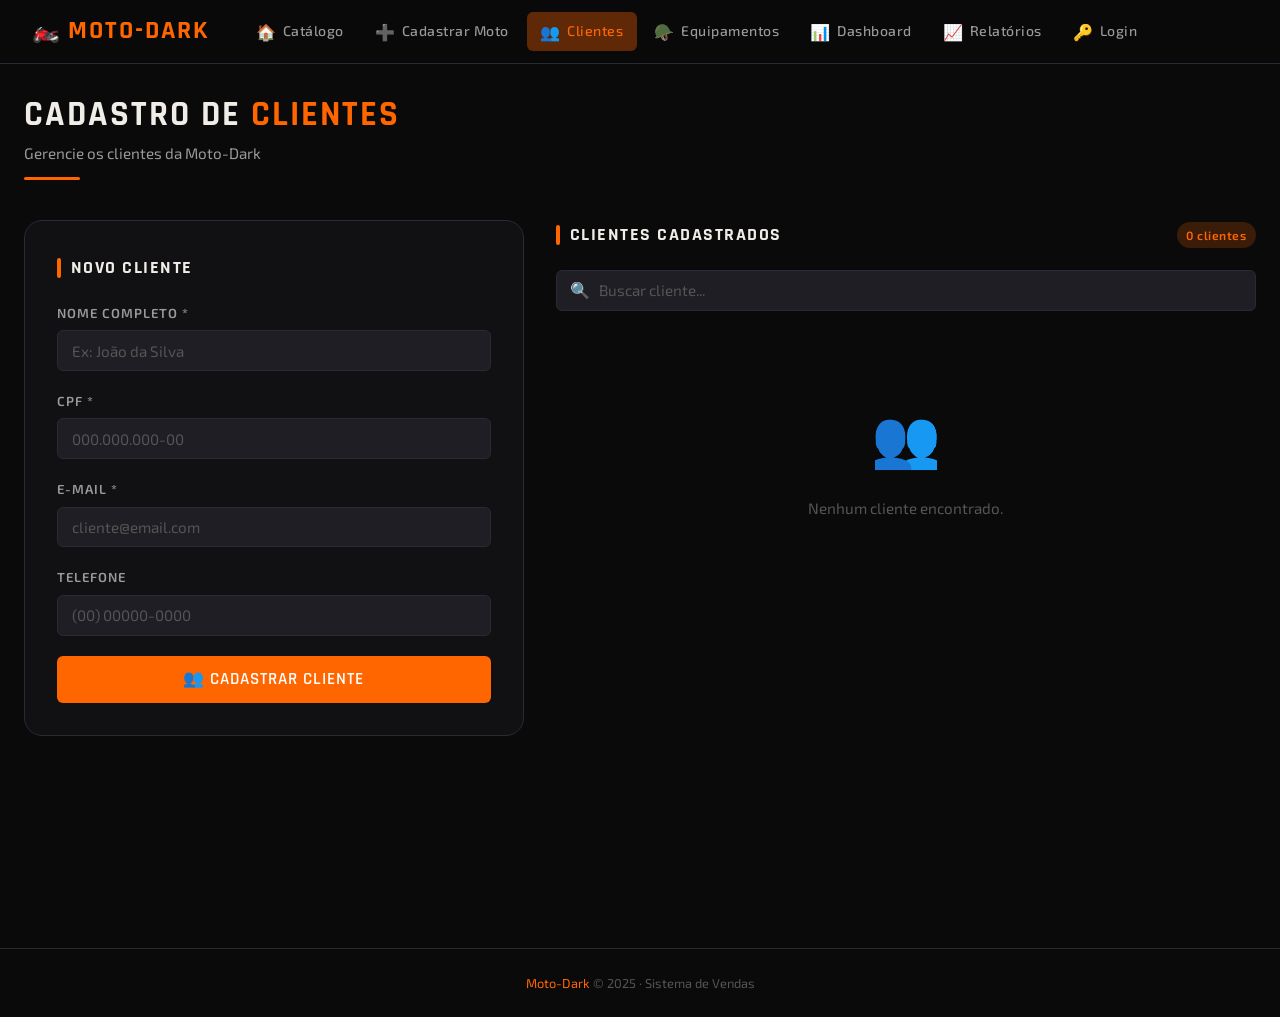
<file: trab sexta/clientes.html>
<!DOCTYPE html>
<html lang="pt-BR">
<head>
  <meta charset="UTF-8"/>
  <meta name="viewport" content="width=device-width, initial-scale=1.0"/>
  <title>Moto-Dark — Clientes</title>
  <link rel="stylesheet" href="style.css"/>
</head>
<body>

<!-- ===== NAVBAR ===== -->
<nav class="navbar">
  <a href="index.html" class="navbar-brand">
    <span class="brand-icon">🏍️</span> Moto-Dark
  </a>
  <ul class="navbar-links" id="navbar-links">
    <li><a href="index.html"><span class="nav-icon">🏠</span> Catálogo</a></li>
    <li><a href="cadastro.html"><span class="nav-icon">➕</span> Cadastrar Moto</a></li>
    <li><a href="clientes.html"><span class="nav-icon">👥</span> Clientes</a></li>
    <li><a href="equipamentos.html"><span class="nav-icon">🪖</span> Equipamentos</a></li>
    <li><a href="dashboard.html"><span class="nav-icon">📊</span> Dashboard</a></li>
    <li><a href="relatorios.html"><span class="nav-icon">📈</span> Relatórios</a></li>
    <li><a href="login.html"><span class="nav-icon">🔑</span> Login</a></li>
  </ul>
  <button class="hamburger" id="hamburger-btn" aria-label="Menu">
    <span></span><span></span><span></span>
  </button>
</nav>

<!-- ===== CONTEÚDO ===== -->
<div class="page-wrapper">
  <div class="container">

    <div class="page-header">
      <h1>Cadastro de <span>Clientes</span></h1>
      <p>Gerencie os clientes da Moto-Dark</p>
    </div>

    <div style="display:grid;grid-template-columns:1fr 1.4fr;gap:2rem;align-items:start;">

      <!-- Formulário -->
      <div class="form-section">
        <p class="section-title">Novo Cliente</p>
        <div id="form-feedback"></div>

        <div class="form-group">
          <label class="form-label" for="nome">Nome Completo *</label>
          <input type="text" id="nome" class="form-control"
            placeholder="Ex: João da Silva" maxlength="100"/>
        </div>

        <div class="form-group">
          <label class="form-label" for="cpf">CPF *</label>
          <input type="text" id="cpf" class="form-control"
            placeholder="000.000.000-00" maxlength="14"/>
        </div>

        <div class="form-group">
          <label class="form-label" for="email">E-mail *</label>
          <input type="email" id="email" class="form-control"
            placeholder="cliente@email.com"/>
        </div>

        <div class="form-group">
          <label class="form-label" for="telefone">Telefone</label>
          <input type="text" id="telefone" class="form-control"
            placeholder="(00) 00000-0000" maxlength="15"/>
        </div>

        <button class="btn btn-primary btn-full btn-lg" id="btn-cadastrar">
          👥 Cadastrar Cliente
        </button>
      </div>

      <!-- Lista de clientes -->
      <div>
        <div style="display:flex;align-items:center;justify-content:space-between;margin-bottom:1.25rem;">
          <p class="section-title" style="margin:0">Clientes Cadastrados</p>
          <span id="total-clientes" class="badge badge-orange"></span>
        </div>

        <!-- Busca de clientes -->
        <div class="search-input-wrap" style="margin-bottom:1rem;">
          <span class="search-icon">🔍</span>
          <input type="text" id="search-cliente" class="form-control"
            placeholder="Buscar cliente..." autocomplete="off"/>
        </div>

        <div id="lista-clientes"></div>
      </div>

    </div>

  </div>
</div>

<footer class="footer-strip">
  <span>Moto-Dark</span> &copy; 2025 · Sistema de Vendas
</footer>

<script src="script.js"></script>
<script>
// ===== CADASTRO DE CLIENTES =====

const feedbackEl = document.getElementById('form-feedback');
const listaEl    = document.getElementById('lista-clientes');
const totalEl    = document.getElementById('total-clientes');

// Máscara CPF
document.getElementById('cpf').addEventListener('input', function () {
  this.value = maskCPF(this.value);
});

// Máscara telefone
document.getElementById('telefone').addEventListener('input', function () {
  this.value = maskPhone(this.value);
});

/** Exibe feedback no formulário */
function showFeedback(msg, type) {
  feedbackEl.innerHTML = `<div class="alert alert-${type}">${msg}</div>`;
  setTimeout(() => (feedbackEl.innerHTML = ''), 4000);
}

/** Cadastra cliente */
document.getElementById('btn-cadastrar').addEventListener('click', () => {
  const nome     = document.getElementById('nome').value.trim();
  const cpf      = document.getElementById('cpf').value.trim();
  const email    = document.getElementById('email').value.trim();
  const telefone = document.getElementById('telefone').value.trim();

  if (!nome)  return showFeedback('⚠️ Informe o nome completo.', 'danger');
  if (!cpf || !validarCPF(cpf)) return showFeedback('⚠️ CPF inválido. Use o formato 000.000.000-00.', 'danger');
  if (!email || !email.includes('@')) return showFeedback('⚠️ Informe um e-mail válido.', 'danger');

  const clientes = getClientes();

  if (clientes.some(c => c.cpf === cpf)) {
    return showFeedback('⚠️ CPF já cadastrado.', 'danger');
  }

  const novo = {
    id: 'c' + Date.now(),
    nome, cpf, email, telefone,
    dataCad: new Date().toLocaleDateString('pt-BR')
  };

  clientes.push(novo);
  saveClientes(clientes);

  showFeedback(`✅ Cliente "${nome}" cadastrado!`, 'success');
  showToast(`Cliente "${nome}" adicionado!`, 'success');

  // Limpa
  ['nome','cpf','email','telefone'].forEach(id => document.getElementById(id).value = '');

  renderLista();
});

/** Remove cliente */
function deleteCliente(id) {
  saveClientes(getClientes().filter(c => c.id !== id));
  showToast('Cliente removido.', 'info');
  renderLista();
}

/** Renderiza lista de clientes */
function renderLista(filtro = '') {
  let clientes = getClientes();
  if (filtro) clientes = clientes.filter(c =>
    c.nome.toLowerCase().includes(filtro) ||
    c.email.toLowerCase().includes(filtro) ||
    c.cpf.includes(filtro)
  );

  totalEl.textContent = `${clientes.length} cliente${clientes.length !== 1 ? 's' : ''}`;

  if (!clientes.length) {
    listaEl.innerHTML = `<div class="empty-state"><div class="empty-icon">👥</div><p>Nenhum cliente encontrado.</p></div>`;
    return;
  }

  const rows = clientes.map(c => `
    <tr>
      <td><strong>${c.nome}</strong></td>
      <td style="color:var(--text-secondary);font-size:.85rem;">${c.cpf}</td>
      <td style="font-size:.85rem;">${c.email}</td>
      <td style="font-size:.85rem;color:var(--text-secondary);">${c.telefone || '—'}</td>
      <td><button class="btn btn-danger btn-sm" onclick="deleteCliente('${c.id}')">🗑️</button></td>
    </tr>`).join('');

  listaEl.innerHTML = `
    <div class="table-wrap">
      <table>
        <thead><tr><th>Nome</th><th>CPF</th><th>E-mail</th><th>Tel.</th><th></th></tr></thead>
        <tbody>${rows}</tbody>
      </table>
    </div>`;
}

// Busca em tempo real
document.getElementById('search-cliente').addEventListener('input', function () {
  renderLista(this.value.toLowerCase().trim());
});

// Inicializa
renderLista();
</script>
</body>
</html>
</file>
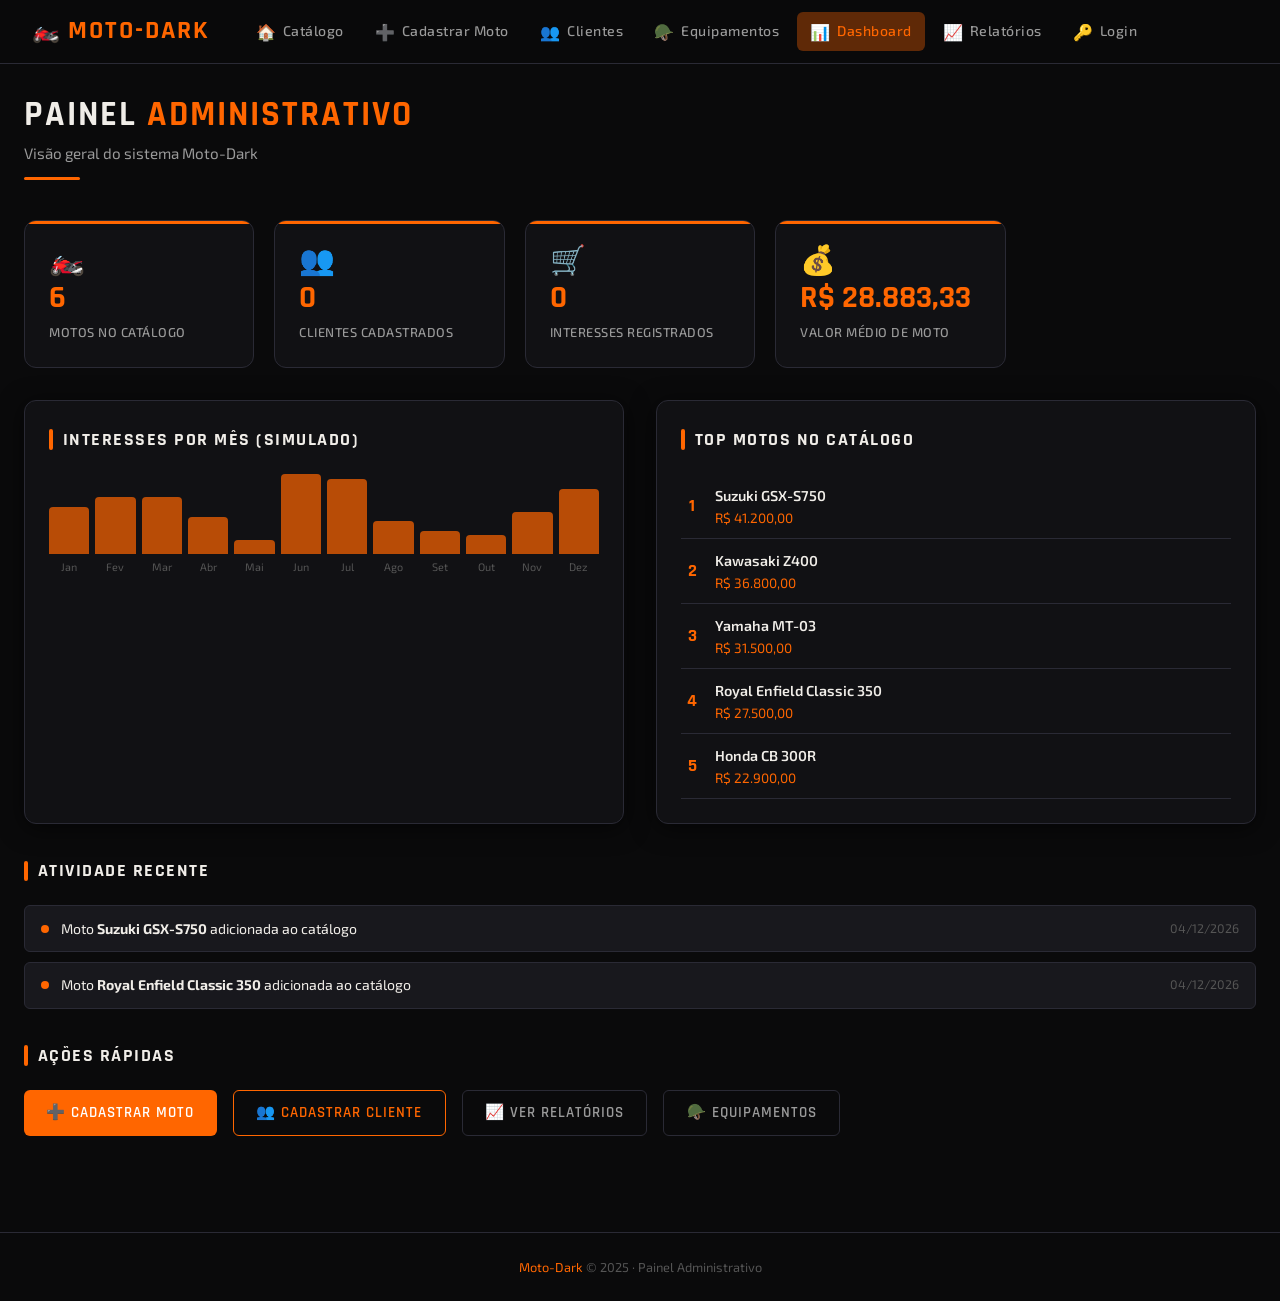
<file: trab sexta/dashboard.html>
<!DOCTYPE html>
<html lang="pt-BR">
<head>
  <meta charset="UTF-8"/>
  <meta name="viewport" content="width=device-width, initial-scale=1.0"/>
  <title>Moto-Dark — Dashboard</title>
  <link rel="stylesheet" href="style.css"/>
  <style>
    /* Mini gráfico de barras */
    .bar-chart { display: flex; align-items: flex-end; gap: 6px; height: 80px; }
    .bar-chart .bar {
      flex: 1;
      background: var(--orange);
      border-radius: 4px 4px 0 0;
      opacity: .7;
      transition: opacity .2s;
      min-height: 4px;
    }
    .bar-chart .bar:hover { opacity: 1; }
    .bar-chart-labels {
      display: flex;
      gap: 6px;
      margin-top: 4px;
    }
    .bar-chart-labels span {
      flex: 1;
      text-align: center;
      font-size: .68rem;
      color: var(--text-muted);
    }

    /* Activity feed */
    .activity-list { display: flex; flex-direction: column; gap: .6rem; }
    .activity-item {
      display: flex;
      align-items: center;
      gap: .75rem;
      padding: .7rem 1rem;
      background: var(--bg-elevated);
      border-radius: var(--radius-sm);
      font-size: .88rem;
      border: 1px solid var(--border);
    }
    .activity-dot {
      width: 8px; height: 8px;
      border-radius: 50%;
      background: var(--orange);
      flex-shrink: 0;
    }
    .activity-text { flex: 1; }
    .activity-date { color: var(--text-muted); font-size: .78rem; }
  </style>
</head>
<body>

<!-- ===== NAVBAR ===== -->
<nav class="navbar">
  <a href="index.html" class="navbar-brand">
    <span class="brand-icon">🏍️</span> Moto-Dark
  </a>
  <ul class="navbar-links" id="navbar-links">
    <li><a href="index.html"><span class="nav-icon">🏠</span> Catálogo</a></li>
    <li><a href="cadastro.html"><span class="nav-icon">➕</span> Cadastrar Moto</a></li>
    <li><a href="clientes.html"><span class="nav-icon">👥</span> Clientes</a></li>
    <li><a href="equipamentos.html"><span class="nav-icon">🪖</span> Equipamentos</a></li>
    <li><a href="dashboard.html"><span class="nav-icon">📊</span> Dashboard</a></li>
    <li><a href="relatorios.html"><span class="nav-icon">📈</span> Relatórios</a></li>
    <li><a href="login.html"><span class="nav-icon">🔑</span> Login</a></li>
  </ul>
  <button class="hamburger" id="hamburger-btn" aria-label="Menu">
    <span></span><span></span><span></span>
  </button>
</nav>

<!-- ===== CONTEÚDO ===== -->
<div class="page-wrapper">
  <div class="container">

    <div class="page-header">
      <h1>Painel <span>Administrativo</span></h1>
      <p>Visão geral do sistema Moto-Dark</p>
    </div>

    <!-- KPI Cards -->
    <div class="stat-grid" id="stat-grid"></div>

    <div style="display:grid;grid-template-columns:1fr 1fr;gap:2rem;margin-top:.5rem;">

      <!-- Gráfico de interesse simulado -->
      <div class="card" style="padding:1.5rem;">
        <p class="section-title">Interesses por Mês (simulado)</p>
        <div class="bar-chart" id="bar-chart"></div>
        <div class="bar-chart-labels" id="bar-labels"></div>
      </div>

      <!-- Motos mais populares -->
      <div class="card" style="padding:1.5rem;">
        <p class="section-title">Top Motos no Catálogo</p>
        <div id="top-motos"></div>
      </div>

    </div>

    <!-- Atividade recente -->
    <div style="margin-top:2rem;">
      <p class="section-title">Atividade Recente</p>
      <div class="activity-list" id="activity-list"></div>
    </div>

    <!-- Ações rápidas -->
    <div style="margin-top:2rem;">
      <p class="section-title">Ações Rápidas</p>
      <div style="display:flex;flex-wrap:wrap;gap:1rem;">
        <a href="cadastro.html"   class="btn btn-primary">➕ Cadastrar Moto</a>
        <a href="clientes.html"   class="btn btn-outline">👥 Cadastrar Cliente</a>
        <a href="relatorios.html" class="btn btn-ghost">📈 Ver Relatórios</a>
        <a href="equipamentos.html" class="btn btn-ghost">🪖 Equipamentos</a>
      </div>
    </div>

  </div>
</div>

<footer class="footer-strip">
  <span>Moto-Dark</span> &copy; 2025 · Painel Administrativo
</footer>

<script src="script.js"></script>
<script>
// ===== DASHBOARD =====

const MESES = ['Jan','Fev','Mar','Abr','Mai','Jun','Jul','Ago','Set','Out','Nov','Dez'];

function renderDashboard() {
  const motos    = getMotos();
  const clientes = getClientes();
  const compras  = getCompras();

  // ---- KPI Cards ----
  const totalValor = motos.reduce((s, m) => s + m.preco, 0);
  const kpis = [
    { icon: '🏍️', label: 'Motos no Catálogo',  value: motos.length,    color: '' },
    { icon: '👥', label: 'Clientes Cadastrados', value: clientes.length, color: '' },
    { icon: '🛒', label: 'Interesses Registrados', value: compras.length, color: '' },
    { icon: '💰', label: 'Valor Médio de Moto', value: motos.length ? formatBRL(totalValor / motos.length) : 'R$ 0', color: '', raw: true },
  ];

  document.getElementById('stat-grid').innerHTML = kpis.map(k => `
    <div class="stat-card">
      <div class="stat-icon">${k.icon}</div>
      <div class="stat-value">${k.raw ? k.value : k.value}</div>
      <div class="stat-label">${k.label}</div>
    </div>`).join('');

  // ---- Gráfico de barras (dados simulados) ----
  const mesDados = MESES.map((_, i) => Math.floor(Math.random() * 18) + 2);
  const maxVal   = Math.max(...mesDados);
  const chart    = document.getElementById('bar-chart');
  const labels   = document.getElementById('bar-labels');

  chart.innerHTML = mesDados.map(v =>
    `<div class="bar" style="height:${Math.round((v / maxVal) * 100)}%" title="${v} interesses"></div>`
  ).join('');

  labels.innerHTML = MESES.map(m => `<span>${m}</span>`).join('');

  // ---- Top motos (por preço) ----
  const topMotos = [...motos].sort((a, b) => b.preco - a.preco).slice(0, 5);
  document.getElementById('top-motos').innerHTML = topMotos.length
    ? topMotos.map((m, i) => `
        <div style="display:flex;align-items:center;gap:.75rem;padding:.6rem 0;border-bottom:1px solid var(--border);">
          <span style="color:var(--orange);font-family:var(--font-display);font-weight:700;font-size:1.1rem;width:1.4rem;text-align:center;">${i + 1}</span>
          <div style="flex:1;">
            <div style="font-size:.9rem;font-weight:600;">${m.nome}</div>
            <div style="color:var(--orange);font-size:.85rem;">${formatBRL(m.preco)}</div>
          </div>
        </div>`).join('')
    : '<p style="color:var(--text-muted);font-size:.9rem;">Nenhuma moto cadastrada.</p>';

  // ---- Atividade recente (compras + clientes) ----
  const hoje = new Date().toLocaleDateString('pt-BR');
  const atividades = [
    ...compras.slice(-5).reverse().map(c => ({
      texto: `Interesse em <strong>${c.nome}</strong> — ${formatBRL(c.preco)}`,
      data: c.data || hoje
    })),
    ...clientes.slice(-3).reverse().map(c => ({
      texto: `Cliente <strong>${c.nome}</strong> cadastrado`,
      data: c.dataCad || hoje
    })),
    ...motos.slice(-2).reverse().map(m => ({
      texto: `Moto <strong>${m.nome}</strong> adicionada ao catálogo`,
      data: hoje
    })),
  ].slice(0, 8);

  const actEl = document.getElementById('activity-list');
  actEl.innerHTML = atividades.length
    ? atividades.map(a => `
        <div class="activity-item">
          <div class="activity-dot"></div>
          <div class="activity-text">${a.texto}</div>
          <div class="activity-date">${a.data}</div>
        </div>`).join('')
    : `<div class="empty-state"><div class="empty-icon">📋</div><p>Nenhuma atividade registrada ainda.</p></div>`;
}

renderDashboard();
</script>
</body>
</html>
</file>
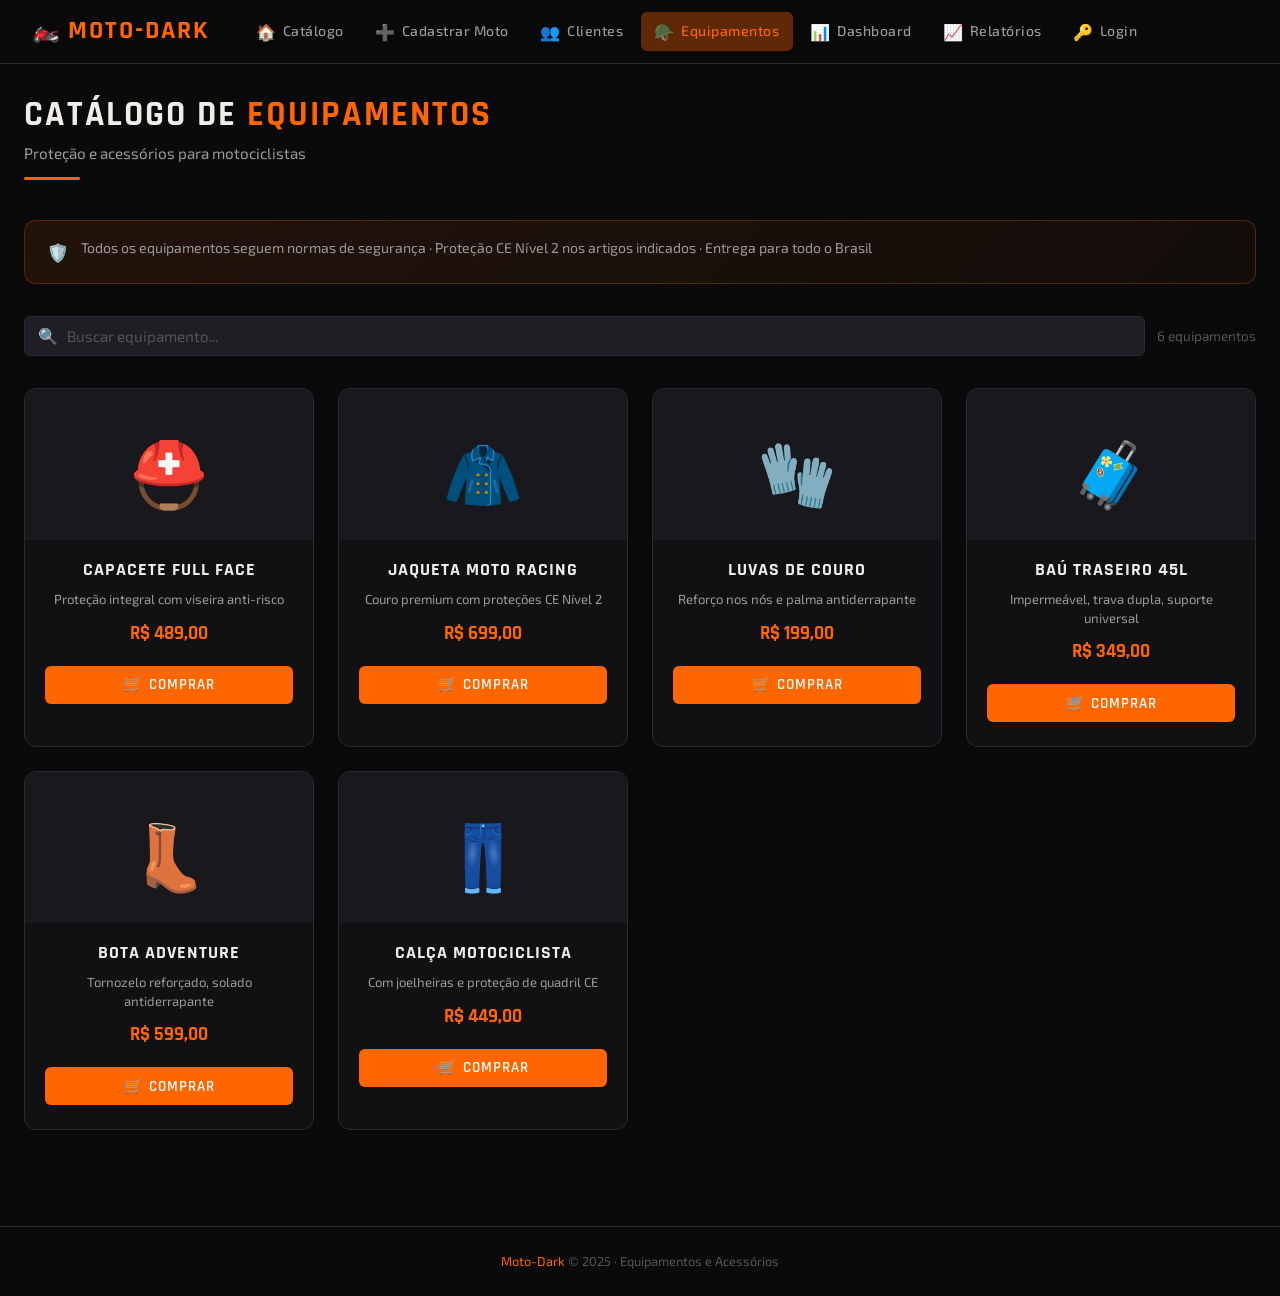
<file: trab sexta/equipamentos.html>
<!DOCTYPE html>
<html lang="pt-BR">
<head>
  <meta charset="UTF-8"/>
  <meta name="viewport" content="width=device-width, initial-scale=1.0"/>
  <title>Moto-Dark — Equipamentos</title>
  <link rel="stylesheet" href="style.css"/>
</head>
<body>

<!-- ===== NAVBAR ===== -->
<nav class="navbar">
  <a href="index.html" class="navbar-brand">
    <span class="brand-icon">🏍️</span> Moto-Dark
  </a>
  <ul class="navbar-links" id="navbar-links">
    <li><a href="index.html"><span class="nav-icon">🏠</span> Catálogo</a></li>
    <li><a href="cadastro.html"><span class="nav-icon">➕</span> Cadastrar Moto</a></li>
    <li><a href="clientes.html"><span class="nav-icon">👥</span> Clientes</a></li>
    <li><a href="equipamentos.html"><span class="nav-icon">🪖</span> Equipamentos</a></li>
    <li><a href="dashboard.html"><span class="nav-icon">📊</span> Dashboard</a></li>
    <li><a href="relatorios.html"><span class="nav-icon">📈</span> Relatórios</a></li>
    <li><a href="login.html"><span class="nav-icon">🔑</span> Login</a></li>
  </ul>
  <button class="hamburger" id="hamburger-btn" aria-label="Menu">
    <span></span><span></span><span></span>
  </button>
</nav>

<!-- ===== CONTEÚDO ===== -->
<div class="page-wrapper">
  <div class="container">

    <div class="page-header">
      <h1>Catálogo de <span>Equipamentos</span></h1>
      <p>Proteção e acessórios para motociclistas</p>
    </div>

    <!-- Banner -->
    <div class="info-banner">
      <span class="info-icon">🛡️</span>
      <span>
        Todos os equipamentos seguem normas de segurança ·
        Proteção CE Nível 2 nos artigos indicados ·
        Entrega para todo o Brasil
      </span>
    </div>

    <!-- Busca -->
    <div class="search-bar">
      <div class="search-input-wrap">
        <span class="search-icon">🔍</span>
        <input
          type="text"
          id="search-equip"
          class="form-control"
          placeholder="Buscar equipamento..."
          autocomplete="off"
        />
      </div>
      <span id="count-equip" style="color:var(--text-muted);font-size:.85rem;white-space:nowrap;"></span>
    </div>

    <!-- Grid de equipamentos -->
    <div class="grid-cards" id="equip-grid"></div>

  </div>
</div>

<footer class="footer-strip">
  <span>Moto-Dark</span> &copy; 2025 · Equipamentos e Acessórios
</footer>

<script src="script.js"></script>
<script>
// ===== CATÁLOGO DE EQUIPAMENTOS =====

const grid  = document.getElementById('equip-grid');
const count = document.getElementById('count-equip');
const srch  = document.getElementById('search-equip');

/** Renderiza cards de equipamentos */
function renderEquipamentos(lista) {
  grid.innerHTML = '';
  count.textContent = `${lista.length} equipamento${lista.length !== 1 ? 's' : ''}`;

  if (!lista.length) {
    grid.innerHTML = `
      <div class="empty-state" style="grid-column:1/-1">
        <div class="empty-icon">🪖</div>
        <p>Nenhum equipamento encontrado.</p>
      </div>`;
    return;
  }

  lista.forEach(eq => {
    const card = document.createElement('div');
    card.className = 'equip-card';
    card.innerHTML = `
      <div class="equip-card-icon">${eq.icon}</div>
      <div class="equip-card-body">
        <div class="equip-card-name">${eq.nome}</div>
        <div class="equip-card-desc">${eq.desc}</div>
        <div class="equip-card-price">${formatBRL(eq.preco)}</div>
        <button class="btn btn-primary btn-full" style="margin-top:.6rem;"
          onclick="openBuyModal('${eq.nome.replace(/'/g,"\\'")}', ${eq.preco}, 'equipamento')">
          🛒 Comprar
        </button>
      </div>`;
    grid.appendChild(card);
  });
}

/** Filtra em tempo real */
srch.addEventListener('input', () => {
  const termo = srch.value.toLowerCase().trim();
  renderEquipamentos(
    termo
      ? EQUIPAMENTOS.filter(e => e.nome.toLowerCase().includes(termo) || e.desc.toLowerCase().includes(termo))
      : EQUIPAMENTOS
  );
});

// Inicializa
renderEquipamentos(EQUIPAMENTOS);
</script>
</body>
</html>
</file>
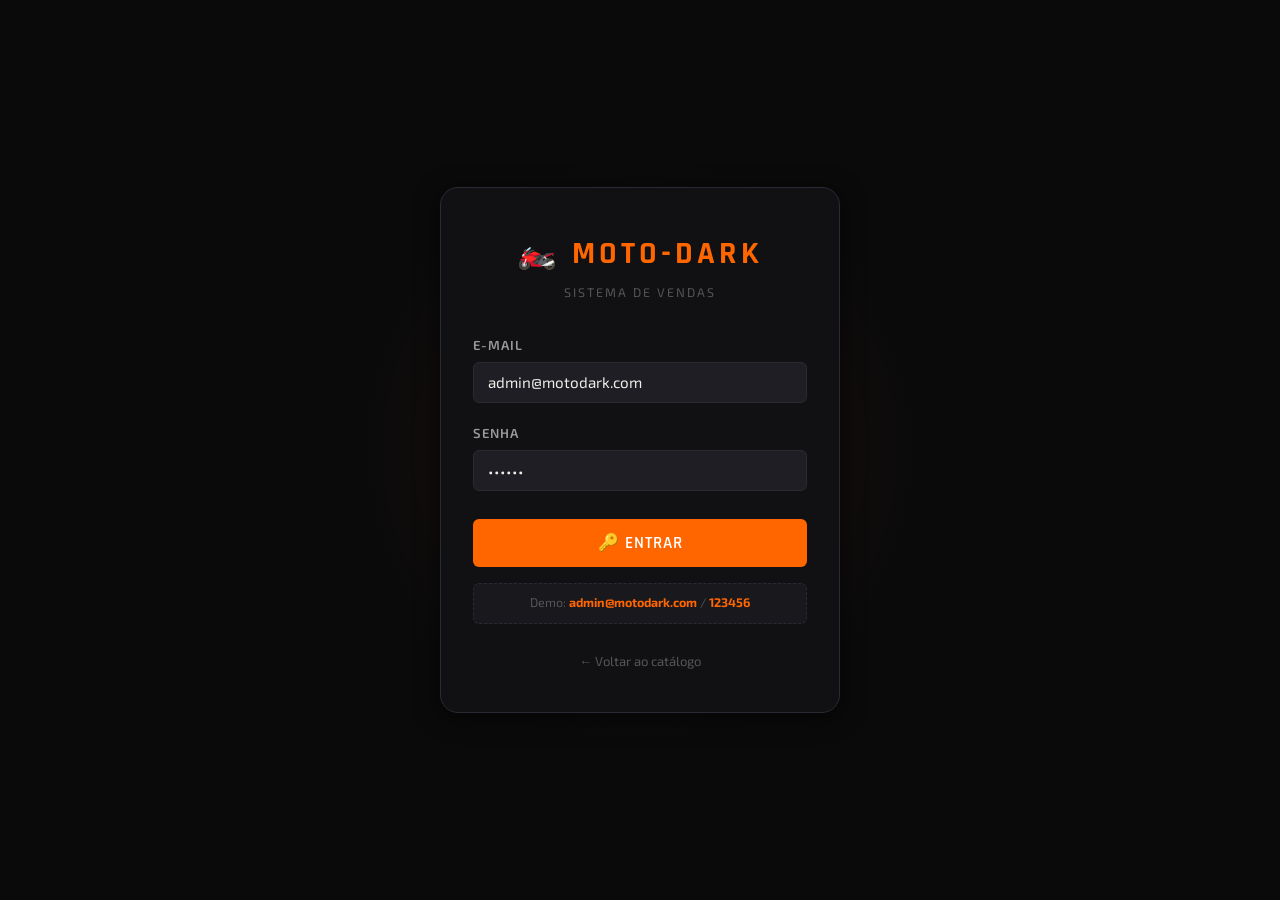
<file: trab sexta/login.html>
<!DOCTYPE html>
<html lang="pt-BR">
<head>
  <meta charset="UTF-8"/>
  <meta name="viewport" content="width=device-width, initial-scale=1.0"/>
  <title>Moto-Dark — Login</title>
  <link rel="stylesheet" href="style.css"/>
  <style>
    /* Animação de partículas de fundo */
    .login-bg {
      position: fixed;
      inset: 0;
      pointer-events: none;
      overflow: hidden;
      z-index: 0;
    }
    .login-bg span {
      position: absolute;
      display: block;
      width: 2px;
      height: 2px;
      background: var(--orange);
      border-radius: 50%;
      animation: float linear infinite;
      opacity: 0;
    }
    @keyframes float {
      0%   { transform: translateY(100vh) scale(0); opacity: 0; }
      10%  { opacity: .6; }
      90%  { opacity: .3; }
      100% { transform: translateY(-10px) scale(1.5); opacity: 0; }
    }
    .demo-hint {
      text-align: center;
      margin-top: 1rem;
      font-size: .78rem;
      color: var(--text-muted);
      background: var(--bg-elevated);
      border: 1px dashed var(--border);
      border-radius: var(--radius-sm);
      padding: .6rem .9rem;
    }
    .demo-hint strong { color: var(--orange); }
  </style>
</head>
<body>

<!-- Fundo animado -->
<div class="login-bg" id="login-bg"></div>

<!-- ===== LOGIN BOX ===== -->
<div class="login-page">
  <div class="login-box" style="position:relative;z-index:1;">

    <div class="login-logo">
      <div class="logo-text">🏍️ Moto-Dark</div>
      <div class="logo-sub">Sistema de Vendas</div>
    </div>

    <div id="form-feedback"></div>

    <div class="form-group">
      <label class="form-label" for="email">E-mail</label>
      <input type="email" id="email" class="form-control"
        placeholder="admin@motodark.com" value="admin@motodark.com"/>
    </div>

    <div class="form-group">
      <label class="form-label" for="senha">Senha</label>
      <input type="password" id="senha" class="form-control"
        placeholder="••••••••" value="123456"/>
    </div>

    <button class="btn btn-primary btn-full btn-lg" id="btn-login" style="margin-top:.5rem;">
      🔑 Entrar
    </button>

    <div class="demo-hint">
      Demo: <strong>admin@motodark.com</strong> / <strong>123456</strong>
    </div>

    <div style="text-align:center;margin-top:1.5rem;">
      <a href="index.html" style="color:var(--text-muted);font-size:.82rem;text-decoration:none;">
        ← Voltar ao catálogo
      </a>
    </div>

  </div>
</div>

<script src="script.js"></script>
<script>
// ===== LOGIN (apenas front-end, sem autenticação real) =====

/** Gera partículas animadas no fundo */
function createParticles() {
  const bg = document.getElementById('login-bg');
  for (let i = 0; i < 30; i++) {
    const s = document.createElement('span');
    s.style.left    = Math.random() * 100 + 'vw';
    s.style.width   = (Math.random() * 4 + 1) + 'px';
    s.style.height  = s.style.width;
    s.style.animationDuration = (Math.random() * 8 + 4) + 's';
    s.style.animationDelay   = (Math.random() * 6) + 's';
    bg.appendChild(s);
  }
}
createParticles();

/** Login demo */
document.getElementById('btn-login').addEventListener('click', () => {
  const email = document.getElementById('email').value.trim();
  const senha = document.getElementById('senha').value.trim();
  const fb    = document.getElementById('form-feedback');

  if (!email || !senha) {
    fb.innerHTML = `<div class="alert alert-danger">⚠️ Preencha e-mail e senha.</div>`;
    return;
  }

  // Credenciais demo
  if (email === 'admin@motodark.com' && senha === '123456') {
    fb.innerHTML = `<div class="alert alert-success">✅ Login realizado! Redirecionando...</div>`;
    setTimeout(() => window.location.href = 'dashboard.html', 1200);
  } else {
    fb.innerHTML = `<div class="alert alert-danger">❌ E-mail ou senha incorretos.</div>`;
  }
});

/** Permite pressionar Enter para logar */
document.addEventListener('keydown', e => {
  if (e.key === 'Enter') document.getElementById('btn-login').click();
});
</script>
</body>
</html>
</file>
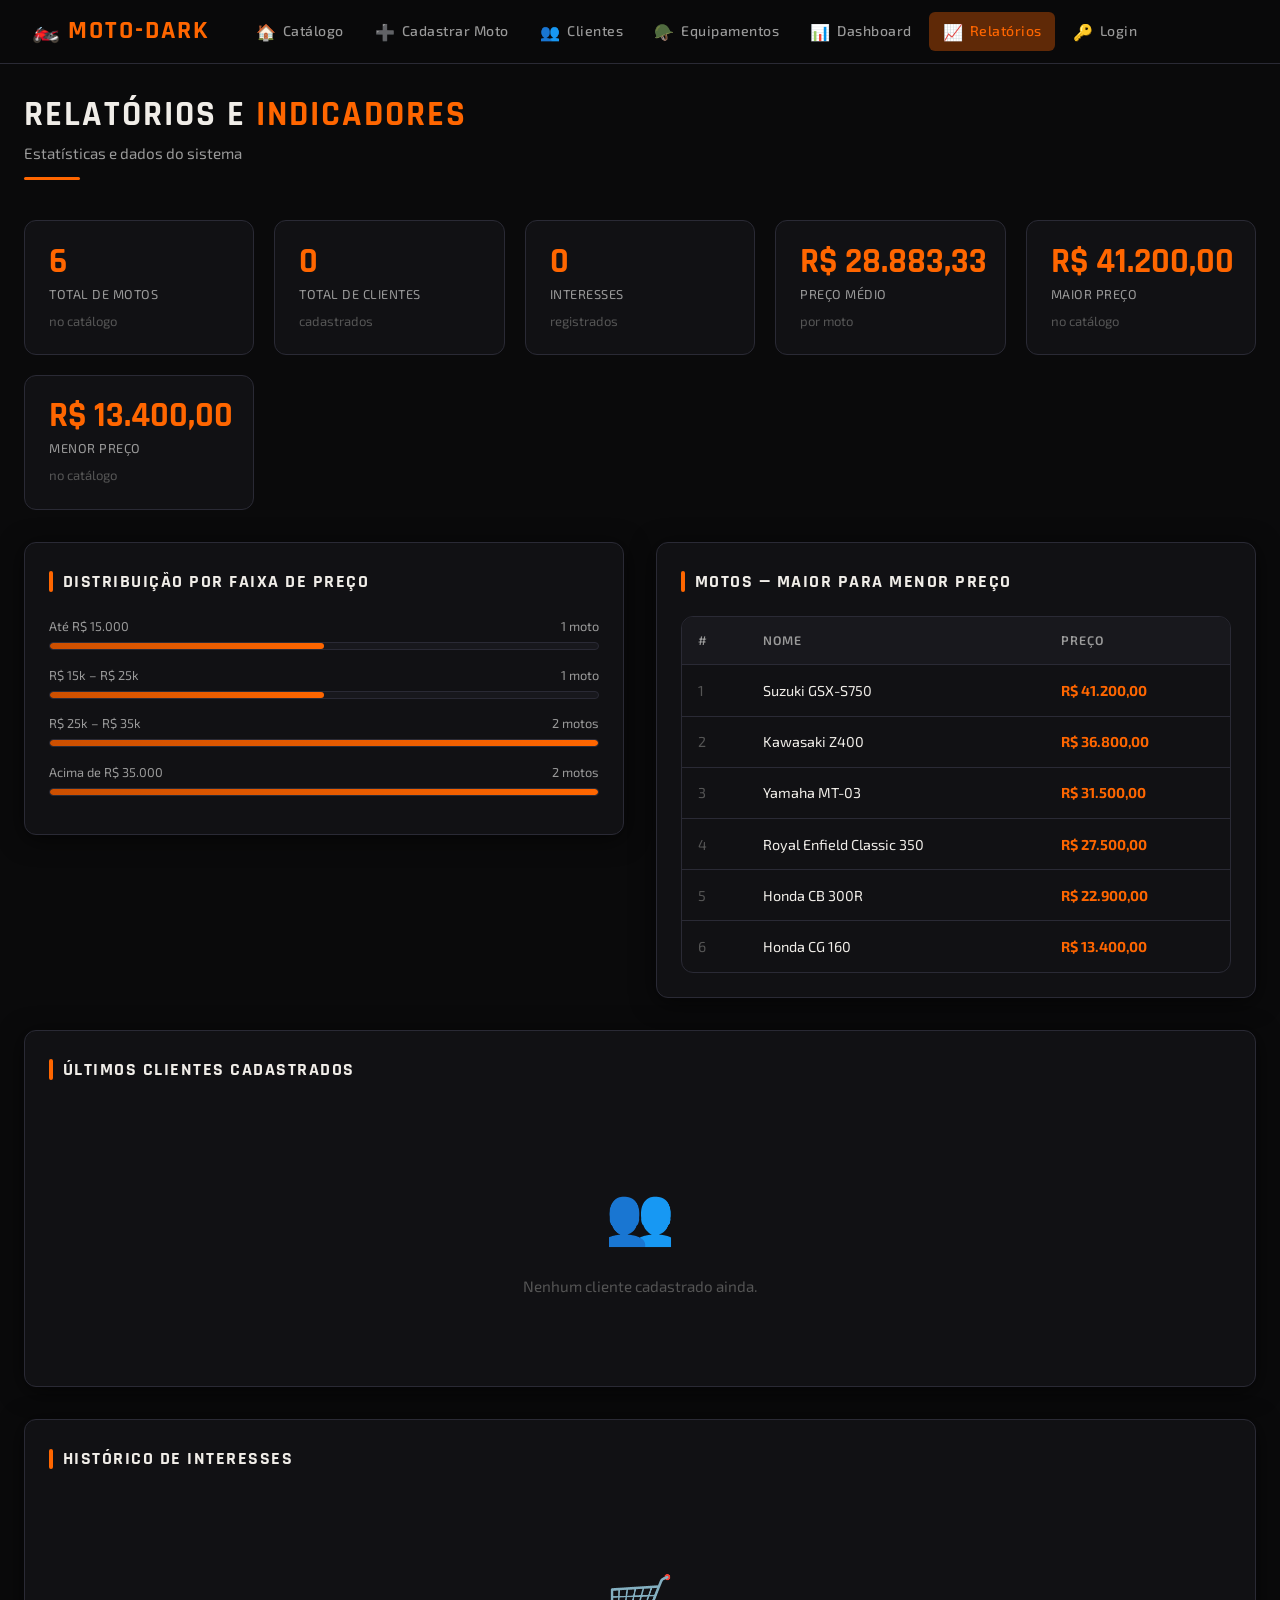
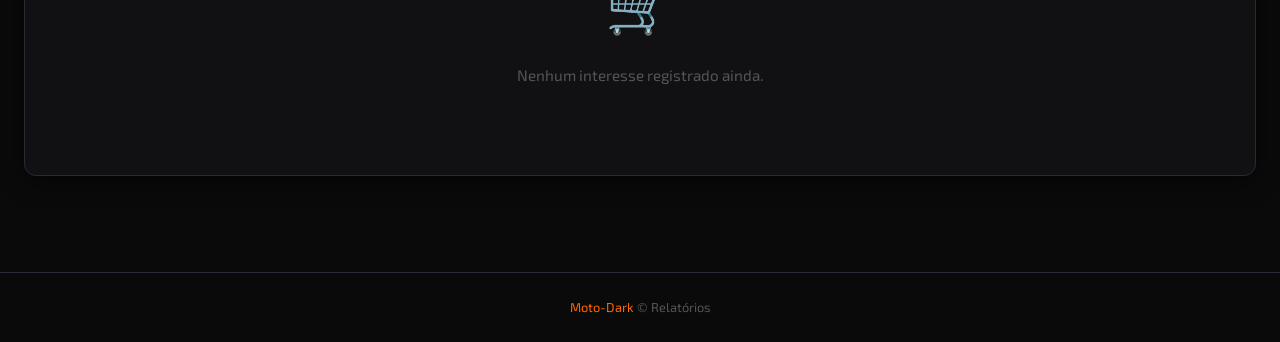
<file: trab sexta/relatorios.html>
<!DOCTYPE html>
<html lang="pt-BR">
<head>
  <meta charset="UTF-8"/>
  <meta name="viewport" content="width=device-width, initial-scale=1.0"/>
  <title>Moto-Dark — Relatórios</title>
  <link rel="stylesheet" href="style.css"/>
  <style>
    /* Progress bar */
    .progress-wrap { margin: .4rem 0 .9rem; }
    .progress-label {
      display: flex;
      justify-content: space-between;
      font-size: .8rem;
      color: var(--text-secondary);
      margin-bottom: .35rem;
    }
    .progress-bar {
      height: 8px;
      background: var(--bg-elevated);
      border-radius: 4px;
      overflow: hidden;
      border: 1px solid var(--border);
    }
    .progress-fill {
      height: 100%;
      background: linear-gradient(90deg, var(--orange-dark), var(--orange));
      border-radius: 4px;
      transition: width 1s ease;
    }

    /* Indicador card */
    .indicator-card {
      background: var(--bg-card);
      border: 1px solid var(--border);
      border-radius: var(--radius-md);
      padding: 1.4rem 1.5rem;
      transition: var(--transition);
    }
    .indicator-card:hover {
      border-color: var(--border-accent);
      transform: translateY(-2px);
    }
    .indicator-value {
      font-family: var(--font-display);
      font-size: 2.2rem;
      font-weight: 700;
      color: var(--orange);
      line-height: 1;
    }
    .indicator-label {
      font-size: .8rem;
      color: var(--text-secondary);
      text-transform: uppercase;
      letter-spacing: .5px;
      margin-top: .3rem;
    }
    .indicator-sub {
      font-size: .82rem;
      color: var(--text-muted);
      margin-top: .4rem;
    }
  </style>
</head>
<body>

<!-- ===== NAVBAR ===== -->
<nav class="navbar">
  <a href="index.html" class="navbar-brand">
    <span class="brand-icon">🏍️</span> Moto-Dark
  </a>
  <ul class="navbar-links" id="navbar-links">
    <li><a href="index.html"><span class="nav-icon">🏠</span> Catálogo</a></li>
    <li><a href="cadastro.html"><span class="nav-icon">➕</span> Cadastrar Moto</a></li>
    <li><a href="clientes.html"><span class="nav-icon">👥</span> Clientes</a></li>
    <li><a href="equipamentos.html"><span class="nav-icon">🪖</span> Equipamentos</a></li>
    <li><a href="dashboard.html"><span class="nav-icon">📊</span> Dashboard</a></li>
    <li><a href="relatorios.html"><span class="nav-icon">📈</span> Relatórios</a></li>
    <li><a href="login.html"><span class="nav-icon">🔑</span> Login</a></li>
  </ul>
  <button class="hamburger" id="hamburger-btn" aria-label="Menu">
    <span></span><span></span><span></span>
  </button>
</nav>

<!-- ===== CONTEÚDO ===== -->
<div class="page-wrapper">
  <div class="container">

    <div class="page-header">
      <h1>Relatórios e <span>Indicadores</span></h1>
      <p>Estatísticas e dados do sistema</p>
    </div>

    <!-- Indicadores principais -->
    <div style="display:grid;grid-template-columns:repeat(auto-fill,minmax(200px,1fr));gap:1.25rem;margin-bottom:2rem;" id="indicators-grid"></div>

    <div style="display:grid;grid-template-columns:1fr 1fr;gap:2rem;align-items:start;">

      <!-- Distribuição de preços -->
      <div class="card" style="padding:1.5rem;">
        <p class="section-title">Distribuição por Faixa de Preço</p>
        <div id="price-distribution"></div>
      </div>

      <!-- Tabela de motos completa -->
      <div class="card" style="padding:1.5rem;">
        <p class="section-title">Motos — Maior para Menor Preço</p>
        <div id="motos-ranking"></div>
      </div>

    </div>

    <!-- Clientes recentes -->
    <div style="margin-top:2rem;" class="card" style2="padding:1.5rem;">
      <div style="padding:1.5rem;">
        <p class="section-title">Últimos Clientes Cadastrados</p>
        <div id="clientes-recentes"></div>
      </div>
    </div>

    <!-- Compras / Interesses -->
    <div style="margin-top:2rem;" class="card">
      <div style="padding:1.5rem;">
        <p class="section-title">Histórico de Interesses</p>
        <div id="compras-hist"></div>
      </div>
    </div>

  </div>
</div>

<footer class="footer-strip">
  <span>Moto-Dark</span> &copy;  Relatórios
</footer>

<script src="script.js"></script>
<script>
// ===== RELATÓRIOS =====

function renderRelatorios() {
  const motos    = getMotos();
  const clientes = getClientes();
  const compras  = getCompras();

  // --- Calcular estatísticas ---
  const totalVal    = motos.reduce((s, m) => s + m.preco, 0);
  const mediaPreco  = motos.length ? totalVal / motos.length : 0;
  const maiorPreco  = motos.length ? Math.max(...motos.map(m => m.preco)) : 0;
  const menorPreco  = motos.length ? Math.min(...motos.map(m => m.preco)) : 0;

  // --- Indicadores ---
  document.getElementById('indicators-grid').innerHTML = [
    { label: 'Total de Motos',     value: motos.length,           sub: 'no catálogo' },
    { label: 'Total de Clientes',  value: clientes.length,        sub: 'cadastrados' },
    { label: 'Interesses',         value: compras.length,         sub: 'registrados' },
    { label: 'Preço Médio',        value: formatBRL(mediaPreco),  sub: 'por moto',   raw: true },
    { label: 'Maior Preço',        value: formatBRL(maiorPreco),  sub: 'no catálogo',raw: true },
    { label: 'Menor Preço',        value: formatBRL(menorPreco),  sub: 'no catálogo',raw: true },
  ].map(i => `
    <div class="indicator-card">
      <div class="indicator-value">${i.raw ? i.value : i.value}</div>
      <div class="indicator-label">${i.label}</div>
      <div class="indicator-sub">${i.sub}</div>
    </div>`).join('');

  // --- Distribuição por faixa de preço ---
  const faixas = [
    { label: 'Até R$ 15.000',       min: 0,     max: 15000  },
    { label: 'R$ 15k – R$ 25k',     min: 15000, max: 25000  },
    { label: 'R$ 25k – R$ 35k',     min: 25000, max: 35000  },
    { label: 'Acima de R$ 35.000',  min: 35000, max: Infinity },
  ];
  const maxCount = Math.max(...faixas.map(f =>
    motos.filter(m => m.preco >= f.min && m.preco < f.max).length
  ), 1);

  document.getElementById('price-distribution').innerHTML = faixas.map(f => {
    const count = motos.filter(m => m.preco >= f.min && m.preco < f.max).length;
    const pct   = Math.round((count / maxCount) * 100);
    return `
      <div class="progress-wrap">
        <div class="progress-label">
          <span>${f.label}</span>
          <span>${count} moto${count !== 1 ? 's' : ''}</span>
        </div>
        <div class="progress-bar">
          <div class="progress-fill" style="width:${pct}%"></div>
        </div>
      </div>`;
  }).join('');

  // --- Ranking de motos ---
  const sorted = [...motos].sort((a, b) => b.preco - a.preco);
  document.getElementById('motos-ranking').innerHTML = sorted.length
    ? `<div class="table-wrap">
        <table>
          <thead><tr><th>#</th><th>Nome</th><th>Preço</th></tr></thead>
          <tbody>
            ${sorted.map((m, i) => `
              <tr>
                <td style="color:var(--text-muted)">${i + 1}</td>
                <td>${m.nome}</td>
                <td style="color:var(--orange);font-weight:700;">${formatBRL(m.preco)}</td>
              </tr>`).join('')}
          </tbody>
        </table>
      </div>`
    : `<p style="color:var(--text-muted)">Nenhuma moto cadastrada.</p>`;

  // --- Clientes recentes ---
  const recentes = [...clientes].slice(-5).reverse();
  document.getElementById('clientes-recentes').innerHTML = recentes.length
    ? `<div class="table-wrap">
        <table>
          <thead><tr><th>Nome</th><th>E-mail</th><th>CPF</th><th>Cadastro</th></tr></thead>
          <tbody>
            ${recentes.map(c => `
              <tr>
                <td><strong>${c.nome}</strong></td>
                <td style="font-size:.85rem;">${c.email}</td>
                <td style="font-size:.85rem;color:var(--text-secondary)">${c.cpf}</td>
                <td style="font-size:.82rem;color:var(--text-muted)">${c.dataCad || '—'}</td>
              </tr>`).join('')}
          </tbody>
        </table>
      </div>`
    : `<div class="empty-state"><div class="empty-icon">👥</div><p>Nenhum cliente cadastrado ainda.</p></div>`;

  // --- Histórico de interesses ---
  const hist = [...compras].reverse();
  document.getElementById('compras-hist').innerHTML = hist.length
    ? `<div class="table-wrap">
        <table>
          <thead><tr><th>Produto</th><th>Tipo</th><th>Valor</th><th>Data</th></tr></thead>
          <tbody>
            ${hist.map(c => `
              <tr>
                <td><strong>${c.nome}</strong></td>
                <td><span class="badge badge-orange">${c.tipo || 'moto'}</span></td>
                <td style="color:var(--orange);font-weight:700;">${formatBRL(c.preco)}</td>
                <td style="font-size:.82rem;color:var(--text-muted)">${c.data || '—'}</td>
              </tr>`).join('')}
          </tbody>
        </table>
      </div>`
    : `<div class="empty-state"><div class="empty-icon">🛒</div><p>Nenhum interesse registrado ainda.</p></div>`;
}

renderRelatorios();
</script>
</body>
</html>
</file>
<file: trab sexta/style.css>
/* ============================================
   MOTO-DARK - Sistema de Vendas de Motos
   style.css - Estilos globais
   ============================================ */

/* --- Importação de fontes --- */
@import url('https://fonts.googleapis.com/css2?family=Rajdhani:wght@400;500;600;700&family=Exo+2:wght@300;400;500;600;700&display=swap');

/* --- Variáveis CSS --- */
:root {
  --orange:       #ff6600;
  --orange-dark:  #cc4f00;
  --orange-glow:  rgba(255, 102, 0, 0.35);
  --bg-base:      #0a0a0b;
  --bg-card:      #111114;
  --bg-elevated:  #18181d;
  --bg-input:     #1e1e24;
  --border:       #2a2a35;
  --border-accent:#ff660044;
  --text-primary: #f0ede8;
  --text-secondary:#9a9a9a;
  --text-muted:   #555;
  --success:      #28a745;
  --danger:       #dc3545;
  --radius-sm:    6px;
  --radius-md:    12px;
  --radius-lg:    18px;
  --shadow-card:  0 4px 24px rgba(0,0,0,0.6);
  --shadow-glow:  0 0 24px var(--orange-glow);
  --transition:   all 0.25s ease;
  --font-display: 'Rajdhani', sans-serif;
  --font-body:    'Exo 2', sans-serif;
  --nav-h:        64px;
}

/* --- Reset & Base --- */
*, *::before, *::after { box-sizing: border-box; margin: 0; padding: 0; }

html { scroll-behavior: smooth; }

body {
  font-family: var(--font-body);
  background: var(--bg-base);
  color: var(--text-primary);
  min-height: 100vh;
  font-size: 15px;
  line-height: 1.6;
  overflow-x: hidden;
}

/* --- Scrollbar --- */
::-webkit-scrollbar { width: 6px; }
::-webkit-scrollbar-track { background: var(--bg-base); }
::-webkit-scrollbar-thumb { background: var(--orange); border-radius: 3px; }

/* ======= NAVBAR ======= */
.navbar {
  position: fixed;
  top: 0; left: 0; right: 0;
  height: var(--nav-h);
  background: rgba(10, 10, 11, 0.95);
  backdrop-filter: blur(12px);
  border-bottom: 1px solid var(--border);
  z-index: 1000;
  display: flex;
  align-items: center;
  padding: 0 2rem;
  gap: 2rem;
}

.navbar-brand {
  font-family: var(--font-display);
  font-size: 1.6rem;
  font-weight: 700;
  color: var(--orange);
  text-decoration: none;
  letter-spacing: 2px;
  text-transform: uppercase;
  white-space: nowrap;
  display: flex;
  align-items: center;
  gap: 0.4rem;
}

.navbar-brand .brand-icon { font-size: 1.4rem; }

.navbar-links {
  display: flex;
  align-items: center;
  gap: 0.25rem;
  list-style: none;
  flex: 1;
}

.navbar-links a {
  display: flex;
  align-items: center;
  gap: 0.4rem;
  padding: 0.4rem 0.85rem;
  color: var(--text-secondary);
  text-decoration: none;
  font-size: 0.88rem;
  font-weight: 500;
  letter-spacing: 0.5px;
  border-radius: var(--radius-sm);
  transition: var(--transition);
  white-space: nowrap;
}

.navbar-links a:hover,
.navbar-links a.active {
  color: var(--orange);
  background: var(--orange-glow);
}

.navbar-links a .nav-icon { font-size: 1rem; }

.hamburger {
  display: none;
  flex-direction: column;
  gap: 5px;
  cursor: pointer;
  padding: 4px;
  margin-left: auto;
}

.hamburger span {
  display: block;
  width: 24px;
  height: 2px;
  background: var(--text-primary);
  transition: var(--transition);
}

/* --- Mobile nav --- */
@media (max-width: 768px) {
  .navbar { padding: 0 1rem; }

  .navbar-links {
    position: fixed;
    top: var(--nav-h);
    left: 0; right: 0;
    background: var(--bg-card);
    border-bottom: 1px solid var(--border);
    flex-direction: column;
    align-items: flex-start;
    padding: 1rem;
    gap: 0.25rem;
    transform: translateY(-120%);
    opacity: 0;
    transition: var(--transition);
    pointer-events: none;
  }

  .navbar-links.open {
    transform: translateY(0);
    opacity: 1;
    pointer-events: all;
  }

  .navbar-links a { width: 100%; padding: 0.65rem 1rem; font-size: 0.95rem; }
  .hamburger { display: flex; }
}

/* ======= PAGE LAYOUT ======= */
.page-wrapper {
  padding-top: calc(var(--nav-h) + 2rem);
  padding-bottom: 3rem;
  min-height: 100vh;
}

.container {
  max-width: 1280px;
  margin: 0 auto;
  padding: 0 1.5rem;
}

/* ======= PAGE HEADER ======= */
.page-header {
  margin-bottom: 2.5rem;
  position: relative;
}

.page-header h1 {
  font-family: var(--font-display);
  font-size: 2.2rem;
  font-weight: 700;
  letter-spacing: 2px;
  text-transform: uppercase;
  line-height: 1.1;
}

.page-header h1 span { color: var(--orange); }

.page-header p {
  color: var(--text-secondary);
  font-size: 0.95rem;
  margin-top: 0.4rem;
}

.page-header::after {
  content: '';
  display: block;
  width: 56px;
  height: 3px;
  background: var(--orange);
  margin-top: 0.75rem;
  border-radius: 2px;
}

/* ======= CARDS ======= */
.card {
  background: var(--bg-card);
  border: 1px solid var(--border);
  border-radius: var(--radius-md);
  box-shadow: var(--shadow-card);
  transition: var(--transition);
}

.card:hover {
  border-color: var(--border-accent);
  box-shadow: var(--shadow-card), var(--shadow-glow);
  transform: translateY(-2px);
}

/* ======= MOTO CARD ======= */
.grid-cards {
  display: grid;
  grid-template-columns: repeat(auto-fill, minmax(260px, 1fr));
  gap: 1.5rem;
}

.moto-card {
  background: var(--bg-card);
  border: 1px solid var(--border);
  border-radius: var(--radius-md);
  overflow: hidden;
  transition: var(--transition);
  display: flex;
  flex-direction: column;
}

.moto-card:hover {
  border-color: var(--orange);
  box-shadow: var(--shadow-card), var(--shadow-glow);
  transform: translateY(-4px);
}

.moto-card-img {
  width: 100%;
  height: 190px;
  object-fit: cover;
  display: block;
  background: var(--bg-elevated);
}

.moto-card-img-placeholder {
  width: 100%;
  height: 190px;
  background: var(--bg-elevated);
  display: flex;
  align-items: center;
  justify-content: center;
  font-size: 3rem;
  color: var(--text-muted);
}

.moto-card-body {
  padding: 1.1rem 1.25rem 1.25rem;
  flex: 1;
  display: flex;
  flex-direction: column;
  gap: 0.5rem;
}

.moto-card-name {
  font-family: var(--font-display);
  font-size: 1.15rem;
  font-weight: 700;
  letter-spacing: 1px;
  text-transform: uppercase;
}

.moto-card-price {
  color: var(--orange);
  font-size: 1.25rem;
  font-weight: 700;
  font-family: var(--font-display);
}

.moto-card-tag {
  display: inline-block;
  font-size: 0.72rem;
  font-weight: 600;
  letter-spacing: 1px;
  text-transform: uppercase;
  padding: 0.2rem 0.55rem;
  border-radius: 4px;
  background: rgba(255,102,0,0.15);
  color: var(--orange);
  border: 1px solid var(--border-accent);
  width: fit-content;
}

.moto-card-footer {
  margin-top: auto;
  padding-top: 0.75rem;
}

/* ======= EQUIPMENT CARD ======= */
.equip-card {
  background: var(--bg-card);
  border: 1px solid var(--border);
  border-radius: var(--radius-md);
  overflow: hidden;
  transition: var(--transition);
  display: flex;
  flex-direction: column;
  text-align: center;
}

.equip-card:hover {
  border-color: var(--orange);
  box-shadow: var(--shadow-card), var(--shadow-glow);
  transform: translateY(-4px);
}

.equip-card-icon {
  padding: 2rem 1rem 1rem;
  font-size: 4rem;
  background: var(--bg-elevated);
}

.equip-card-body {
  padding: 1rem 1.25rem 1.5rem;
  flex: 1;
  display: flex;
  flex-direction: column;
  gap: 0.4rem;
  align-items: center;
}

.equip-card-name {
  font-family: var(--font-display);
  font-size: 1.1rem;
  font-weight: 700;
  letter-spacing: 1px;
  text-transform: uppercase;
}

.equip-card-desc {
  color: var(--text-secondary);
  font-size: 0.82rem;
  line-height: 1.4;
}

.equip-card-price {
  color: var(--orange);
  font-size: 1.2rem;
  font-weight: 700;
  font-family: var(--font-display);
  margin-top: 0.25rem;
}

/* ======= BUTTONS ======= */
.btn {
  display: inline-flex;
  align-items: center;
  justify-content: center;
  gap: 0.45rem;
  padding: 0.6rem 1.4rem;
  border-radius: var(--radius-sm);
  font-family: var(--font-display);
  font-size: 0.95rem;
  font-weight: 600;
  letter-spacing: 1px;
  text-transform: uppercase;
  cursor: pointer;
  border: none;
  transition: var(--transition);
  text-decoration: none;
  white-space: nowrap;
}

.btn-primary {
  background: var(--orange);
  color: #fff;
}

.btn-primary:hover {
  background: var(--orange-dark);
  box-shadow: 0 0 18px var(--orange-glow);
  transform: translateY(-1px);
}

.btn-outline {
  background: transparent;
  color: var(--orange);
  border: 1.5px solid var(--orange);
}

.btn-outline:hover {
  background: var(--orange);
  color: #fff;
  box-shadow: 0 0 18px var(--orange-glow);
}

.btn-ghost {
  background: transparent;
  color: var(--text-secondary);
  border: 1px solid var(--border);
}

.btn-ghost:hover {
  border-color: var(--orange);
  color: var(--orange);
}

.btn-danger {
  background: var(--danger);
  color: #fff;
}

.btn-danger:hover { background: #b02a37; }

.btn-sm { padding: 0.4rem 0.9rem; font-size: 0.82rem; }
.btn-lg { padding: 0.8rem 2rem; font-size: 1.05rem; }
.btn-full { width: 100%; }

/* ======= FORMS ======= */
.form-section {
  background: var(--bg-card);
  border: 1px solid var(--border);
  border-radius: var(--radius-lg);
  padding: 2rem;
  max-width: 620px;
}

.form-group {
  display: flex;
  flex-direction: column;
  gap: 0.4rem;
  margin-bottom: 1.25rem;
}

.form-label {
  font-size: 0.82rem;
  font-weight: 600;
  letter-spacing: 1px;
  text-transform: uppercase;
  color: var(--text-secondary);
}

.form-control {
  background: var(--bg-input);
  border: 1px solid var(--border);
  border-radius: var(--radius-sm);
  color: var(--text-primary);
  font-family: var(--font-body);
  font-size: 0.95rem;
  padding: 0.65rem 0.9rem;
  transition: var(--transition);
  outline: none;
  width: 100%;
}

.form-control:focus {
  border-color: var(--orange);
  box-shadow: 0 0 0 3px var(--orange-glow);
}

.form-control::placeholder { color: var(--text-muted); }

/* ======= ALERTS ======= */
.alert {
  padding: 0.9rem 1.2rem;
  border-radius: var(--radius-sm);
  font-size: 0.9rem;
  font-weight: 500;
  display: flex;
  align-items: center;
  gap: 0.6rem;
  margin-bottom: 1rem;
  animation: fadeIn 0.3s ease;
}

.alert-success {
  background: rgba(40,167,69,0.15);
  border: 1px solid rgba(40,167,69,0.4);
  color: #6fcf97;
}

.alert-danger {
  background: rgba(220,53,69,0.15);
  border: 1px solid rgba(220,53,69,0.4);
  color: #f88;
}

@keyframes fadeIn {
  from { opacity: 0; transform: translateY(-8px); }
  to   { opacity: 1; transform: translateY(0); }
}

/* ======= SEARCH BAR ======= */
.search-bar {
  display: flex;
  align-items: center;
  gap: 0.75rem;
  margin-bottom: 2rem;
  flex-wrap: wrap;
}

.search-input-wrap {
  position: relative;
  flex: 1;
  min-width: 200px;
}

.search-input-wrap .search-icon {
  position: absolute;
  left: 0.85rem;
  top: 50%;
  transform: translateY(-50%);
  color: var(--text-muted);
  font-size: 1rem;
  pointer-events: none;
}

.search-input-wrap input {
  padding-left: 2.6rem;
}

/* ======= STAT CARDS ======= */
.stat-grid {
  display: grid;
  grid-template-columns: repeat(auto-fill, minmax(200px, 1fr));
  gap: 1.25rem;
  margin-bottom: 2rem;
}

.stat-card {
  background: var(--bg-card);
  border: 1px solid var(--border);
  border-radius: var(--radius-md);
  padding: 1.5rem;
  display: flex;
  flex-direction: column;
  gap: 0.5rem;
  transition: var(--transition);
  position: relative;
  overflow: hidden;
}

.stat-card::before {
  content: '';
  position: absolute;
  top: 0; left: 0; right: 0;
  height: 3px;
  background: var(--orange);
  border-radius: 2px 2px 0 0;
}

.stat-card:hover {
  border-color: var(--border-accent);
  box-shadow: var(--shadow-glow);
  transform: translateY(-2px);
}

.stat-icon {
  font-size: 1.8rem;
  line-height: 1;
}

.stat-value {
  font-family: var(--font-display);
  font-size: 2rem;
  font-weight: 700;
  color: var(--orange);
  line-height: 1;
}

.stat-label {
  font-size: 0.8rem;
  color: var(--text-secondary);
  font-weight: 500;
  letter-spacing: 0.5px;
  text-transform: uppercase;
}

/* ======= TABLE ======= */
.table-wrap {
  overflow-x: auto;
  border-radius: var(--radius-md);
  border: 1px solid var(--border);
}

table {
  width: 100%;
  border-collapse: collapse;
  font-size: 0.9rem;
}

thead th {
  background: var(--bg-elevated);
  padding: 0.85rem 1rem;
  text-align: left;
  font-size: 0.78rem;
  font-weight: 600;
  letter-spacing: 1px;
  text-transform: uppercase;
  color: var(--text-secondary);
  border-bottom: 1px solid var(--border);
}

tbody td {
  padding: 0.85rem 1rem;
  border-bottom: 1px solid var(--border);
  color: var(--text-primary);
}

tbody tr:last-child td { border-bottom: none; }

tbody tr {
  transition: var(--transition);
}

tbody tr:hover { background: var(--bg-elevated); }

/* ======= LOGIN PAGE ======= */
.login-page {
  min-height: 100vh;
  display: flex;
  align-items: center;
  justify-content: center;
  background: var(--bg-base);
  padding: 1rem;
  position: relative;
  overflow: hidden;
}

.login-page::before {
  content: '';
  position: absolute;
  width: 600px; height: 600px;
  background: radial-gradient(circle, rgba(255,102,0,0.08) 0%, transparent 70%);
  top: 50%; left: 50%;
  transform: translate(-50%, -50%);
  pointer-events: none;
}

.login-box {
  background: var(--bg-card);
  border: 1px solid var(--border);
  border-radius: var(--radius-lg);
  padding: 2.5rem 2rem;
  width: 100%;
  max-width: 400px;
  position: relative;
  z-index: 1;
  box-shadow: var(--shadow-card);
}

.login-logo {
  text-align: center;
  margin-bottom: 2rem;
}

.login-logo .logo-text {
  font-family: var(--font-display);
  font-size: 2rem;
  font-weight: 700;
  letter-spacing: 4px;
  color: var(--orange);
  text-transform: uppercase;
}

.login-logo .logo-sub {
  font-size: 0.78rem;
  color: var(--text-muted);
  letter-spacing: 2px;
  text-transform: uppercase;
  margin-top: 0.2rem;
}

/* ======= EMPTY STATE ======= */
.empty-state {
  text-align: center;
  padding: 4rem 1rem;
  color: var(--text-muted);
}

.empty-state .empty-icon { font-size: 3.5rem; margin-bottom: 1rem; }
.empty-state p { font-size: 0.95rem; }

/* ======= BADGE ======= */
.badge {
  display: inline-block;
  padding: 0.2rem 0.6rem;
  border-radius: 20px;
  font-size: 0.75rem;
  font-weight: 600;
  letter-spacing: 0.5px;
}

.badge-orange { background: rgba(255,102,0,0.2); color: var(--orange); }
.badge-green  { background: rgba(40,167,69,0.2); color: #6fcf97; }
.badge-gray   { background: rgba(90,90,90,0.3);  color: var(--text-secondary); }

/* ======= SECTION TITLE ======= */
.section-title {
  font-family: var(--font-display);
  font-size: 1.15rem;
  font-weight: 700;
  letter-spacing: 1.5px;
  text-transform: uppercase;
  color: var(--text-primary);
  margin-bottom: 1.25rem;
  display: flex;
  align-items: center;
  gap: 0.6rem;
}

.section-title::before {
  content: '';
  display: block;
  width: 4px;
  height: 1.1em;
  background: var(--orange);
  border-radius: 2px;
  flex-shrink: 0;
}

/* ======= FOOTER STRIP ======= */
.footer-strip {
  text-align: center;
  padding: 1.5rem;
  color: var(--text-muted);
  font-size: 0.8rem;
  border-top: 1px solid var(--border);
  margin-top: 3rem;
}

.footer-strip span { color: var(--orange); }

/* ======= TOAST NOTIFICATION ======= */
.toast-container {
  position: fixed;
  bottom: 1.5rem;
  right: 1.5rem;
  z-index: 9999;
  display: flex;
  flex-direction: column;
  gap: 0.5rem;
}

.toast {
  background: var(--bg-elevated);
  border: 1px solid var(--border);
  border-radius: var(--radius-sm);
  padding: 0.75rem 1.2rem;
  font-size: 0.88rem;
  color: var(--text-primary);
  box-shadow: var(--shadow-card);
  display: flex;
  align-items: center;
  gap: 0.6rem;
  animation: slideInRight 0.3s ease, fadeOut 0.4s ease 2.6s forwards;
  max-width: 300px;
}

.toast.success { border-left: 3px solid var(--success); }
.toast.error   { border-left: 3px solid var(--danger);  }
.toast.info    { border-left: 3px solid var(--orange);  }

@keyframes slideInRight {
  from { opacity: 0; transform: translateX(60px); }
  to   { opacity: 1; transform: translateX(0); }
}

@keyframes fadeOut {
  to { opacity: 0; transform: translateX(60px); }
}

/* ======= MODAL ======= */
.modal-overlay {
  position: fixed;
  inset: 0;
  background: rgba(0,0,0,0.7);
  display: flex;
  align-items: center;
  justify-content: center;
  z-index: 2000;
  padding: 1rem;
  animation: fadeIn 0.2s ease;
}

.modal-box {
  background: var(--bg-card);
  border: 1px solid var(--border);
  border-radius: var(--radius-lg);
  padding: 2rem;
  max-width: 480px;
  width: 100%;
  box-shadow: var(--shadow-card);
}

.modal-title {
  font-family: var(--font-display);
  font-size: 1.3rem;
  font-weight: 700;
  margin-bottom: 1rem;
  letter-spacing: 1px;
}

.modal-actions {
  display: flex;
  gap: 0.75rem;
  margin-top: 1.5rem;
  justify-content: flex-end;
}

/* ======= INFO BANNER ======= */
.info-banner {
  background: linear-gradient(135deg, rgba(255,102,0,0.1), rgba(255,102,0,0.04));
  border: 1px solid var(--border-accent);
  border-radius: var(--radius-md);
  padding: 1rem 1.4rem;
  display: flex;
  align-items: flex-start;
  gap: 0.75rem;
  margin-bottom: 2rem;
  font-size: 0.88rem;
  color: var(--text-secondary);
}

.info-banner .info-icon { color: var(--orange); font-size: 1.1rem; flex-shrink: 0; margin-top: 1px; }

/* ======= RESPONSIVE HELPERS ======= */
@media (max-width: 640px) {
  .page-header h1 { font-size: 1.6rem; }
  .grid-cards { grid-template-columns: 1fr 1fr; gap: 1rem; }
  .stat-grid { grid-template-columns: 1fr 1fr; }
  .form-section { padding: 1.25rem; }
}

@media (max-width: 420px) {
  .grid-cards { grid-template-columns: 1fr; }
  .stat-grid { grid-template-columns: 1fr; }
}
</file>
